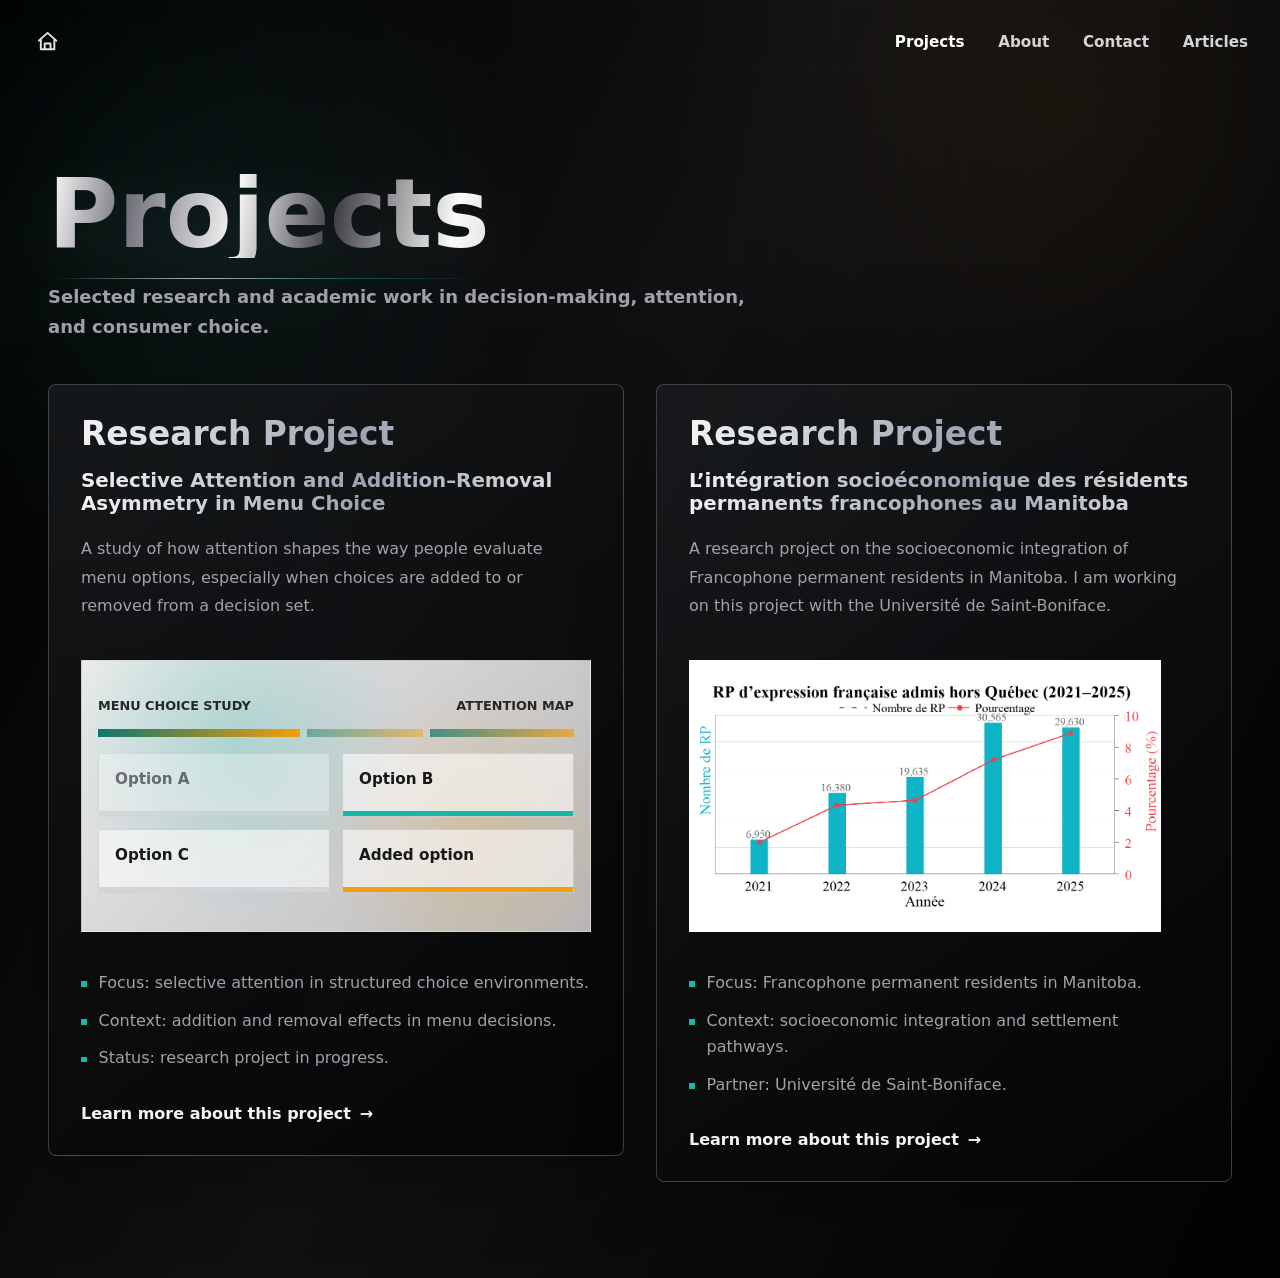
<file: projects.html>
<!doctype html>
<html lang="en" class="dark">
  <head>
    <meta charset="utf-8" />
    <meta name="viewport" content="width=device-width, initial-scale=1" />
    <title>Projects | Frederic Mirindi</title>
    <meta
      name="description"
      content="Projects by Frederic Mirindi, including research on selective attention, menu choice, and Francophone socioeconomic integration in Manitoba."
    />
    <link rel="stylesheet" href="./styles.css" />
  </head>
  <body class="project-page">
    <header class="site-header" aria-label="Primary header">
      <a class="home-link" href="./index.html" aria-label="Back to home">
        <svg
          aria-hidden="true"
          viewBox="0 0 24 24"
          fill="none"
          stroke="currentColor"
          stroke-width="2"
          stroke-linecap="round"
          stroke-linejoin="round"
        >
          <path d="m3 11 9-8 9 8" />
          <path d="M5 10v10h14V10" />
          <path d="M9 20v-6h6v6" />
        </svg>
      </a>

      <nav class="site-nav" aria-label="Primary navigation">
        <ul>
          <li><a class="active" href="./projects.html">Projects</a></li>
          <li><a href="#">About</a></li>
          <li><a href="#">Contact</a></li>
          <li><a href="#">Articles</a></li>
        </ul>
      </nav>
    </header>

    <main class="projects-shell">
      <section class="projects-hero" aria-labelledby="projects-title">
        <h1 id="projects-title" class="projects-title">Projects</h1>
        <p class="projects-subtitle">
          Selected research and academic work in decision-making, attention,
          and consumer choice.
        </p>
      </section>

      <section class="projects-grid" aria-label="Project list">
        <article class="project-card" id="selective-attention">
          <p class="project-kicker">Research Project</p>
          <h2>
            Selective Attention and
            <span class="nowrap">Addition&ndash;Removal</span> Asymmetry in Menu
            Choice
          </h2>
          <p class="project-summary">
            A study of how attention shapes the way people evaluate menu
            options, especially when choices are added to or removed from a
            decision set.
          </p>

          <div class="choice-visual" aria-hidden="true">
            <div class="choice-board">
              <div class="choice-toolbar">
                <span>Menu Choice Study</span>
                <span>Attention map</span>
              </div>
              <div class="attention-ribbon">
                <span></span>
                <span></span>
                <span></span>
              </div>
              <div class="choice-menu">
                <span class="choice-item is-muted">Option A</span>
                <span class="choice-item is-focus">Option B</span>
                <span class="choice-item">Option C</span>
                <span class="choice-item is-added">Added option</span>
              </div>
            </div>
          </div>

          <ul class="project-points">
            <li>Focus: selective attention in structured choice environments.</li>
            <li>Context: addition and removal effects in menu decisions.</li>
            <li>Status: research project in progress.</li>
          </ul>

          <a class="project-link" href="#selective-attention">
            Learn more about this project <span aria-hidden="true">&rarr;</span>
          </a>
        </article>

        <article class="project-card" id="francophone-integration">
          <p class="project-kicker">Research Project</p>
          <h2>
            L&rsquo;int&eacute;gration socio&eacute;conomique des r&eacute;sidents
            permanents francophones au Manitoba
          </h2>
          <p class="project-summary">
            A research project on the socioeconomic integration of Francophone
            permanent residents in Manitoba. I am working on this project with
            the Universit&eacute; de Saint-Boniface.
          </p>

          <figure class="project-image-visual">
            <img
              class="project-image"
              src="./images/pr_expression_française.png"
              alt="Chart showing French-speaking permanent residents admitted outside Quebec from 2021 to 2025"
            />
          </figure>

          <ul class="project-points">
            <li>Focus: Francophone permanent residents in Manitoba.</li>
            <li>Context: socioeconomic integration and settlement pathways.</li>
            <li>Partner: Universit&eacute; de Saint-Boniface.</li>
          </ul>

          <a class="project-link" href="#francophone-integration">
            Learn more about this project <span aria-hidden="true">&rarr;</span>
          </a>
        </article>
      </section>
    </main>
  </body>
</html>
</file>
<file: styles.css>
* {
  box-sizing: border-box;
}

html,
body {
  margin: 0;
  min-height: 100%;
}

body {
  overflow-x: hidden;
  background: #000;
  color: #f4f4f5;
  font-family:
    Inter,
    ui-sans-serif,
    system-ui,
    -apple-system,
    BlinkMacSystemFont,
    "Segoe UI",
    sans-serif;
}

.home-page {
  overflow: hidden;
}

.home-shell {
  position: relative;
  display: flex;
  width: 100vw;
  height: 100vh;
  flex-direction: column;
  align-items: center;
  justify-content: center;
  overflow: hidden;
  background: linear-gradient(to top left, #000, rgba(82, 82, 91, 0.2), #000);
}

.home-shell::before {
  position: absolute;
  inset: 0;
  z-index: 0;
  content: "";
  background:
    radial-gradient(circle at 50% 48%, rgba(244, 244, 245, 0.052), transparent 30rem),
    radial-gradient(circle at 18% 86%, rgba(113, 113, 122, 0.11), transparent 22rem);
}

#particles {
  position: absolute;
  inset: 0;
  z-index: 1;
  width: 100%;
  height: 100%;
  opacity: 0.86;
}

.home-nav,
.home-title,
.home-intro,
.light-line,
.title-curtain {
  position: relative;
  z-index: 10;
}

.home-nav {
  margin: 4rem 0;
  opacity: 0;
  animation: reveal-after-title 1.2s ease-in-out 3.35s forwards;
}

.home-nav ul {
  display: flex;
  align-items: center;
  justify-content: center;
  gap: 1rem;
  margin: 0;
  padding: 0;
  list-style: none;
}

.home-nav a {
  color: #71717a;
  font-size: 0.875rem;
  text-decoration: none;
  transition: color 500ms ease;
}

.home-nav a:hover {
  color: #d4d4d8;
}

.light-line {
  display: none;
  width: 100vw;
  height: 1px;
  background: linear-gradient(to right, transparent, rgba(212, 212, 216, 0.55), transparent);
}

.animate-fade-left {
  animation: fade-left 6.4s cubic-bezier(0.22, 1, 0.36, 1) forwards;
}

.animate-fade-right {
  animation: fade-right 6.4s cubic-bezier(0.22, 1, 0.36, 1) forwards;
}

.title-curtain {
  overflow: hidden;
}

.title-curtain::before,
.title-curtain::after {
  position: absolute;
  top: 0;
  z-index: 12;
  width: 51%;
  height: 100%;
  content: "";
  background:
    linear-gradient(to bottom, rgba(0, 0, 0, 0.98), rgba(24, 24, 27, 0.98), rgba(0, 0, 0, 0.98));
  pointer-events: none;
}

.title-curtain::before {
  left: 0;
  box-shadow: inset -1px 0 0 rgba(212, 212, 216, 0.2);
  animation: curtain-left 5.8s cubic-bezier(0.16, 1, 0.3, 1) 0.25s forwards;
}

.title-curtain::after {
  right: 0;
  box-shadow: inset 1px 0 0 rgba(212, 212, 216, 0.2);
  animation: curtain-right 5.8s cubic-bezier(0.16, 1, 0.3, 1) 0.25s forwards;
}

.home-title {
  margin: 0;
  padding: 0 1rem;
  cursor: default;
  white-space: nowrap;
  background: radial-gradient(ellipse at center, #f4f4f5 0%, #a1a1aa 52%, #52525b 100%);
  -webkit-background-clip: text;
  background-clip: text;
  color: transparent;
  font-size: clamp(3.2rem, 9.7vw, 8.75rem);
  font-weight: 900;
  line-height: 1.5;
  text-align: center;
  animation: title 3s ease-out forwards;
  filter: drop-shadow(0 0 22px rgba(244, 244, 245, 0.045));
}

.home-intro {
  max-width: 42rem;
  margin: 4rem 1.5rem;
  opacity: 0;
  text-align: center;
  animation: reveal-after-title 1.25s ease-in-out 3.75s forwards;
}

.home-intro p {
  margin: 0;
  color: #71717a;
  font-size: 0.875rem;
  line-height: 1.75rem;
}

.project-page {
  min-height: 100vh;
  overflow-y: auto;
  background:
    radial-gradient(circle at 14% 18%, rgba(45, 212, 191, 0.08), transparent 22rem),
    radial-gradient(circle at 82% 8%, rgba(245, 158, 11, 0.05), transparent 24rem),
    linear-gradient(115deg, #000 0%, #111113 45%, #030303 100%);
}

.project-page::before {
  position: fixed;
  inset: 0;
  z-index: 0;
  content: "";
  pointer-events: none;
  background-image:
    linear-gradient(rgba(244, 244, 245, 0.025) 1px, transparent 1px),
    linear-gradient(90deg, rgba(244, 244, 245, 0.025) 1px, transparent 1px);
  background-size: 4rem 4rem;
  mask-image: linear-gradient(to bottom, rgba(0, 0, 0, 0.6), transparent 70%);
}

.site-header {
  position: relative;
  z-index: 2;
  display: flex;
  align-items: center;
  justify-content: space-between;
  gap: 2rem;
  padding: 1.6rem clamp(1.5rem, 3vw, 2rem);
}

.home-link {
  display: inline-grid;
  width: 2rem;
  height: 2rem;
  place-items: center;
  color: #e4e4e7;
  text-decoration: none;
  transition:
    color 240ms ease,
    transform 240ms ease;
}

.home-link:hover {
  color: #fff;
  transform: translateY(-1px);
}

.home-link svg {
  width: 1.45rem;
  height: 1.45rem;
}

.site-nav ul {
  display: flex;
  align-items: center;
  gap: clamp(1rem, 3vw, 2.1rem);
  margin: 0;
  padding: 0;
  list-style: none;
}

.site-nav a {
  color: #d4d4d8;
  font-size: 0.95rem;
  font-weight: 600;
  text-decoration: none;
  transition:
    color 220ms ease,
    opacity 220ms ease;
}

.site-nav a:hover,
.site-nav a.active {
  color: #fff;
}

.projects-shell {
  position: relative;
  z-index: 1;
  width: min(100% - 3rem, 74rem);
  margin: 0 auto;
  padding: clamp(3.5rem, 8vw, 5.5rem) 0 6rem;
}

.projects-hero {
  position: relative;
  margin-bottom: clamp(2rem, 4vw, 2.6rem);
  animation: reveal-after-title 900ms ease-out both;
}

.projects-title {
  position: relative;
  display: inline-block;
  isolation: isolate;
  margin: 0;
  background:
    linear-gradient(100deg, #fff 0%, #71717a 14%, #f4f4f5 32%, #3f3f46 48%, #fafafa 68%, #8b8b93 100%);
  background-size: 135% 100%;
  -webkit-background-clip: text;
  background-clip: text;
  color: transparent;
  font-size: clamp(4.25rem, 11vw, 6rem);
  font-weight: 900;
  letter-spacing: 0;
  line-height: 0.9;
  filter: drop-shadow(0 18px 34px rgba(244, 244, 245, 0.08));
}

.projects-title::after {
  position: absolute;
  right: 0.05em;
  bottom: -0.22em;
  left: 0.05em;
  height: 1px;
  content: "";
  background: linear-gradient(90deg, transparent, rgba(244, 244, 245, 0.7), rgba(20, 184, 166, 0.45), transparent);
  box-shadow: 0 0 22px rgba(244, 244, 245, 0.2);
}

.projects-subtitle {
  max-width: 46rem;
  margin: 1.5rem 0 0;
  color: #a1a1aa;
  font-size: clamp(1rem, 1.6vw, 1.125rem);
  font-weight: 600;
  line-height: 1.7;
}

.projects-grid {
  display: grid;
  grid-template-columns: minmax(0, 1fr);
  gap: 2rem;
}

.project-card {
  min-height: 32rem;
  padding: clamp(1.5rem, 3vw, 2rem);
  border: 1px solid rgba(161, 161, 170, 0.34);
  border-radius: 8px;
  background:
    linear-gradient(145deg, rgba(24, 24, 27, 0.78), rgba(5, 5, 5, 0.92)),
    radial-gradient(circle at 18% 10%, rgba(45, 212, 191, 0.09), transparent 24rem);
  box-shadow: 0 24px 80px rgba(0, 0, 0, 0.28);
  animation: project-card-in 850ms ease-out 180ms both;
  transition:
    border-color 220ms ease,
    transform 220ms ease,
    box-shadow 220ms ease;
}

.project-card:hover {
  border-color: rgba(228, 228, 231, 0.58);
  box-shadow: 0 28px 100px rgba(0, 0, 0, 0.4);
  transform: translateY(-3px);
}

.project-kicker {
  margin: 0;
  background: linear-gradient(90deg, #f4f4f5, #9ca3af 55%, #e5e7eb);
  -webkit-background-clip: text;
  background-clip: text;
  color: transparent;
  font-size: clamp(1.55rem, 2.7vw, 2.05rem);
  font-weight: 900;
  letter-spacing: 0;
  line-height: 1.08;
}

.project-card h2 {
  max-width: 48rem;
  margin: 1rem 0 0;
  background: linear-gradient(90deg, #f4f4f5, #9ca3af 55%, #e5e7eb);
  -webkit-background-clip: text;
  background-clip: text;
  color: transparent;
  font-size: clamp(1.2rem, 1.55vw, 1.45rem);
  font-weight: 900;
  letter-spacing: 0;
  line-height: 1.16;
}

.nowrap {
  white-space: nowrap;
}

.project-summary {
  max-width: 46rem;
  margin: 1.25rem 0 0;
  color: #a1a1aa;
  font-size: 1rem;
  line-height: 1.8;
}

.choice-visual {
  display: grid;
  min-height: 17rem;
  margin: 2.4rem 0;
  overflow: hidden;
  place-items: center;
  border: 1px solid rgba(244, 244, 245, 0.1);
  background:
    radial-gradient(circle at 30% 30%, rgba(20, 184, 166, 0.24), transparent 11rem),
    radial-gradient(circle at 78% 65%, rgba(245, 158, 11, 0.2), transparent 10rem),
    linear-gradient(135deg, rgba(250, 250, 250, 0.94), rgba(212, 212, 216, 0.86));
}

.choice-board {
  width: min(100% - 2rem, 36rem);
  color: #111113;
}

.choice-toolbar {
  display: flex;
  align-items: center;
  justify-content: space-between;
  gap: 1rem;
  margin-bottom: 1rem;
  color: #27272a;
  font-size: 0.8rem;
  font-weight: 800;
  text-transform: uppercase;
}

.attention-ribbon {
  display: grid;
  grid-template-columns: 1.4fr 0.8fr 1fr;
  gap: 0.45rem;
  margin-bottom: 1rem;
}

.attention-ribbon span {
  height: 0.55rem;
  background: linear-gradient(90deg, #0f766e, #f59e0b);
}

.attention-ribbon span:nth-child(2) {
  opacity: 0.48;
}

.attention-ribbon span:nth-child(3) {
  opacity: 0.72;
}

.choice-menu {
  display: grid;
  grid-template-columns: repeat(2, minmax(0, 1fr));
  gap: 0.75rem;
}

.choice-item {
  position: relative;
  min-height: 4rem;
  padding: 1rem;
  overflow: hidden;
  border: 1px solid rgba(39, 39, 42, 0.14);
  background: rgba(255, 255, 255, 0.58);
  color: #18181b;
  font-size: 0.95rem;
  font-weight: 800;
}

.choice-item::after {
  position: absolute;
  inset: auto 0 0;
  height: 0.35rem;
  content: "";
  background: #d4d4d8;
}

.choice-item.is-muted {
  opacity: 0.56;
}

.choice-item.is-focus::after {
  background: #14b8a6;
}

.choice-item.is-added::after {
  background: #f59e0b;
}

.project-image-visual {
  display: grid;
  width: min(100%, 29.5rem);
  min-height: 17rem;
  margin: 2.4rem 0;
  overflow: hidden;
  place-items: center;
  border: 1px solid rgba(244, 244, 245, 0.12);
  background: #fff;
}

.project-image {
  display: block;
  width: 100%;
  max-height: 17rem;
  height: auto;
  object-fit: contain;
}

.community-visual {
  display: grid;
  min-height: 17rem;
  margin: 2.4rem 0;
  overflow: hidden;
  place-items: center;
  border: 1px solid rgba(244, 244, 245, 0.1);
  background:
    radial-gradient(circle at 20% 18%, rgba(244, 244, 245, 0.75), transparent 8rem),
    radial-gradient(circle at 72% 72%, rgba(20, 184, 166, 0.22), transparent 10rem),
    linear-gradient(135deg, rgba(250, 250, 250, 0.94), rgba(212, 212, 216, 0.84));
}

.community-board {
  display: grid;
  width: min(100% - 2rem, 35rem);
  grid-template-columns: minmax(0, 1fr) minmax(10rem, 0.86fr);
  gap: 1rem;
  color: #111113;
}

.community-map {
  position: relative;
  min-height: 12rem;
  overflow: hidden;
  border: 1px solid rgba(39, 39, 42, 0.12);
  background:
    linear-gradient(135deg, rgba(20, 184, 166, 0.22), transparent 58%),
    linear-gradient(45deg, rgba(255, 255, 255, 0.64), rgba(255, 255, 255, 0.24));
}

.community-map::before {
  position: absolute;
  inset: 1.25rem 2.2rem 1.25rem 4rem;
  content: "";
  border: 2px solid rgba(17, 17, 19, 0.62);
  border-radius: 46% 38% 45% 30%;
  transform: rotate(-8deg);
}

.map-dot {
  position: absolute;
  z-index: 1;
  width: 0.72rem;
  height: 0.72rem;
  border: 2px solid rgba(255, 255, 255, 0.9);
  border-radius: 999px;
  background: #14b8a6;
  box-shadow: 0 0 0 0.35rem rgba(20, 184, 166, 0.18);
}

.dot-one {
  top: 36%;
  left: 47%;
}

.dot-two {
  top: 57%;
  left: 34%;
}

.dot-three {
  top: 48%;
  left: 62%;
  background: #f59e0b;
  box-shadow: 0 0 0 0.35rem rgba(245, 158, 11, 0.2);
}

.map-label {
  position: absolute;
  right: 1rem;
  bottom: 0.9rem;
  color: rgba(17, 17, 19, 0.78);
  font-size: 0.8rem;
  font-weight: 900;
  letter-spacing: 0.12em;
  text-transform: uppercase;
}

.community-panel {
  display: grid;
  grid-template-columns: 1fr;
  gap: 0.45rem;
  align-content: center;
  padding: 1.1rem;
  border: 1px solid rgba(39, 39, 42, 0.12);
  background: rgba(255, 255, 255, 0.42);
}

.community-panel span {
  color: rgba(24, 24, 27, 0.56);
  font-size: 0.72rem;
  font-weight: 900;
  letter-spacing: 0.12em;
  text-transform: uppercase;
}

.community-panel strong {
  margin-bottom: 0.55rem;
  color: #18181b;
  font-size: 1rem;
}

.project-points {
  display: grid;
  gap: 0.7rem;
  margin: 0;
  padding: 0;
  color: #a1a1aa;
  font-size: 1rem;
  line-height: 1.65;
  list-style: none;
}

.project-points li {
  position: relative;
  padding-left: 1.1rem;
}

.project-points li::before {
  position: absolute;
  top: 0.72rem;
  left: 0;
  width: 0.36rem;
  height: 0.36rem;
  content: "";
  background: #14b8a6;
}

.project-link {
  display: inline-flex;
  align-items: center;
  gap: 0.55rem;
  margin-top: 2rem;
  color: #f4f4f5;
  font-weight: 800;
  text-decoration: none;
  transition:
    color 220ms ease,
    gap 220ms ease;
}

.project-link:hover {
  gap: 0.8rem;
  color: #2dd4bf;
}

@keyframes fade-in {
  0% {
    opacity: 0;
  }

  70% {
    opacity: 0;
  }

  100% {
    opacity: 1;
  }
}

@keyframes reveal-after-title {
  0% {
    opacity: 0;
    transform: translateY(8px);
  }

  100% {
    opacity: 1;
    transform: translateY(0);
  }
}

@keyframes curtain-left {
  0% {
    transform: translateX(0);
  }

  18% {
    transform: translateX(0);
  }

  100% {
    transform: translateX(-104%);
  }
}

@keyframes curtain-right {
  0% {
    transform: translateX(0);
  }

  18% {
    transform: translateX(0);
  }

  100% {
    transform: translateX(104%);
  }
}

@keyframes fade-left {
  0% {
    opacity: 0;
    transform: translateX(100%);
  }

  45% {
    opacity: 1;
    transform: translateX(0);
  }

  100% {
    opacity: 0;
  }
}

@keyframes fade-right {
  0% {
    opacity: 0;
    transform: translateX(-100%);
  }

  45% {
    opacity: 1;
    transform: translateX(0);
  }

  100% {
    opacity: 0;
  }
}

@keyframes title {
  0% {
    opacity: 0;
    line-height: 0%;
    letter-spacing: 0.25em;
    -webkit-text-stroke: 1px rgba(255, 255, 255, 0.3);
  }

  25% {
    opacity: 0;
    line-height: 0%;
    -webkit-text-stroke: 1px rgba(255, 255, 255, 0.2);
  }

  80% {
    opacity: 0.8;
    -webkit-text-stroke: 1px rgba(255, 255, 255, 0.1);
  }

  100% {
    opacity: 1;
    line-height: 1.5;
    letter-spacing: 0;
    -webkit-text-stroke: 1px rgba(255, 255, 255, 0);
  }
}

@keyframes project-card-in {
  0% {
    opacity: 0;
    transform: translateY(18px);
  }

  100% {
    opacity: 1;
    transform: translateY(0);
  }
}

@media (min-width: 768px) {
  .light-line {
    display: block;
  }

  .home-nav ul {
    gap: 1.5rem;
  }

  .home-nav a,
  .home-intro p {
    font-size: 1rem;
  }
}

@media (min-width: 980px) {
  .projects-grid {
    grid-template-columns: repeat(2, minmax(0, 1fr));
    align-items: start;
  }
}

@media (max-width: 640px) {
  .home-nav {
    margin: 3.25rem 0;
  }

  .home-title {
    font-size: clamp(2.75rem, 15vw, 5.5rem);
    white-space: normal;
    overflow-wrap: anywhere;
  }

  .home-intro {
    margin: 3.25rem 1.25rem;
  }

  .site-header {
    align-items: flex-start;
    gap: 1.25rem;
  }

  .site-nav ul {
    flex-wrap: wrap;
    justify-content: flex-end;
    row-gap: 0.7rem;
  }

  .projects-shell {
    width: min(100% - 2rem, 74rem);
    padding-top: 2.8rem;
  }

  .choice-menu {
    grid-template-columns: 1fr;
  }

  .community-board {
    grid-template-columns: 1fr;
  }

  .nowrap {
    white-space: normal;
  }
}
</file>
